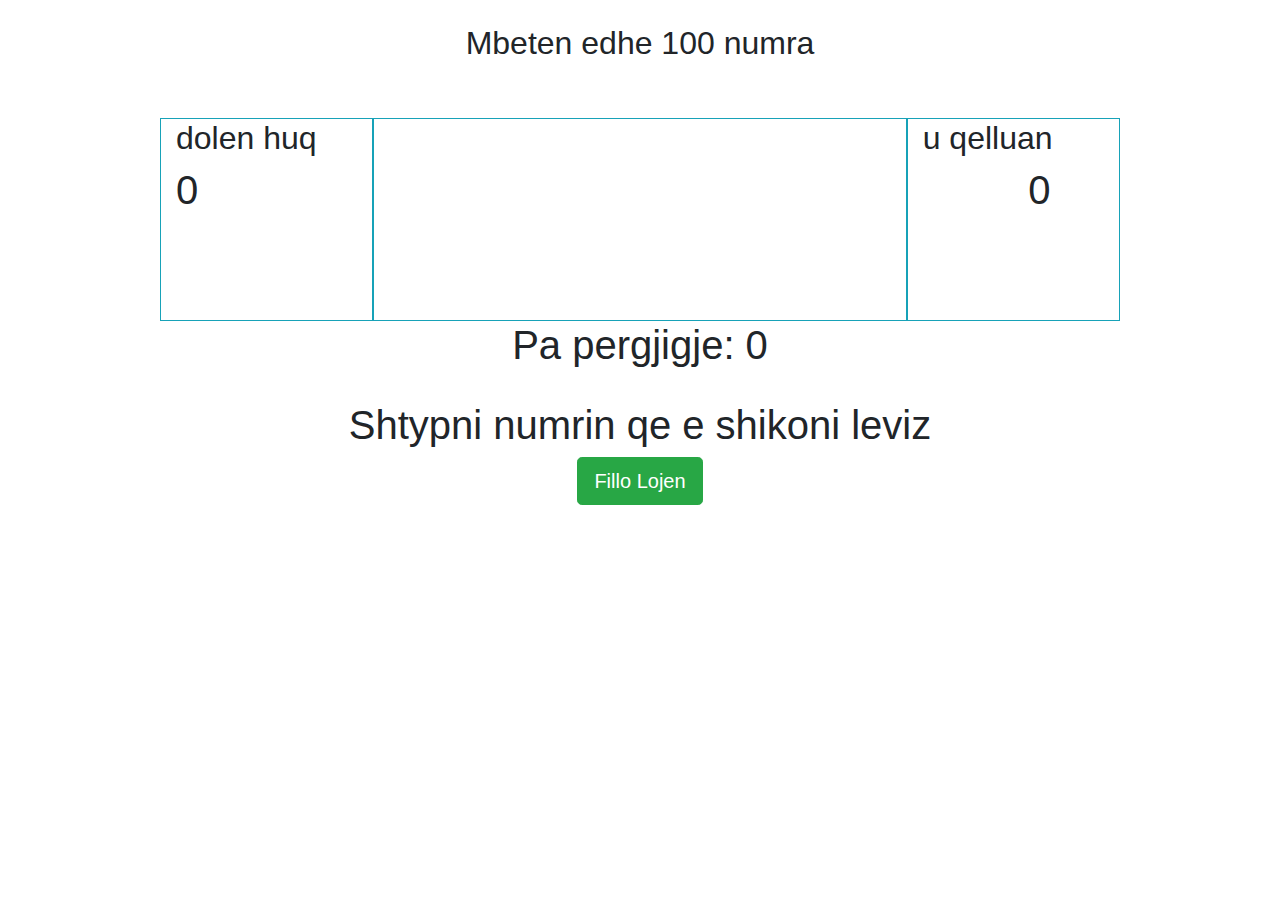
<file: index.html>
<!DOCTYPE html>
<html lang="en">

<head>
    <meta charset="UTF-8">
    <meta name="viewport" content="width=device-width, initial-scale=1.0">
    <link rel="stylesheet" href="https://maxcdn.bootstrapcdn.com/bootstrap/4.0.0/css/bootstrap.min.css"
        integrity="sha384-Gn5384xqQ1aoWXA+058RXPxPg6fy4IWvTNh0E263XmFcJlSAwiGgFAW/dAiS6JXm" crossorigin="anonymous">
    <link rel="stylesheet" href="style.css">
    <title>Document</title>
</head>

<body>

    <div id="gameover" class="">

    <div class="d-flex justify-content-center">
        <h2 class="mt-4">Mbeten edhe <span id="numra">100</span> numra</h2>
    </div>
    <div class="d-flex justify-content-center">
      
        <div class="col-sm-2 border border-info mt-5">
       
            <h2>dolen huq</h2>
            <div class="row">
                <div class="col-6"><h1 id="huq">0</h1></div>
                <div class="col-6"> <h1 class="d-none" id="plusnjehuq">+1</h1></div>
             </div>
        </div>
        <div class="col-sm-5 d-flex justify-content-center border border-info mt-5" id="dritarja">
          
            <div class="col-md-1" id="object">
                
            </div>
        </div>
        <div class="col-sm-2 border border-info mt-5">

            <h2>u qelluan</h2>
            <div class="row">
            <div class="col-6"><h1 class="d-none" id="plusnjesakt">+1</h1> </div>
            <div class="col-6"> <h1 id="teqelluar">0</h1></div>
             </div>
        </div>
    </div>
    <div class="d-flex justify-content-center">
      <h1> Pa pergjigje: <span id="papergjigje">0</span></h1>
    </div>
    <center><h1 class="mt-4">Shtypni numrin qe e shikoni leviz</h1></center>
   <center> <button class="btn btn-lg btn-success" onclick="fillo()">Fillo Lojen</button></center>

</div>

<div id="rezultati" class="d-none container mt-3">
    <div class="alert alert-success" role="alert">Te qelluar = <span id="rezultatiteqelluar">0</span></div>
    <div class="alert alert-danger" role="alert">Dolen huq =  <span id="rezultatihuq">0</span></div>
    <div class="alert alert-warning" role="alert">Pa pergjigje = <span id="rezultatipapergjigje">0</span></div>
</div>
 <!--    <script src="https://code.jquery.com/jquery-3.2.1.slim.min.js"
        integrity="sha384-KJ3o2DKtIkvYIK3UENzmM7KCkRr/rE9/Qpg6aAZGJwFDMVNA/GpGFF93hXpG5KkN"
        crossorigin="anonymous"></script> -->
        <script src="https://code.jquery.com/jquery-3.1.0.js"></script>
    <script src="https://cdnjs.cloudflare.com/ajax/libs/popper.js/1.12.9/umd/popper.min.js"
        integrity="sha384-ApNbgh9B+Y1QKtv3Rn7W3mgPxhU9K/ScQsAP7hUibX39j7fakFPskvXusvfa0b4Q"
        crossorigin="anonymous"></script>
    <script src="https://maxcdn.bootstrapcdn.com/bootstrap/4.0.0/js/bootstrap.min.js"
        integrity="sha384-JZR6Spejh4U02d8jOt6vLEHfe/JQGiRRSQQxSfFWpi1MquVdAyjUar5+76PVCmYl"
        crossorigin="anonymous"></script>
    
    <script src="script.js"></script>

</body>

</html>
</file>
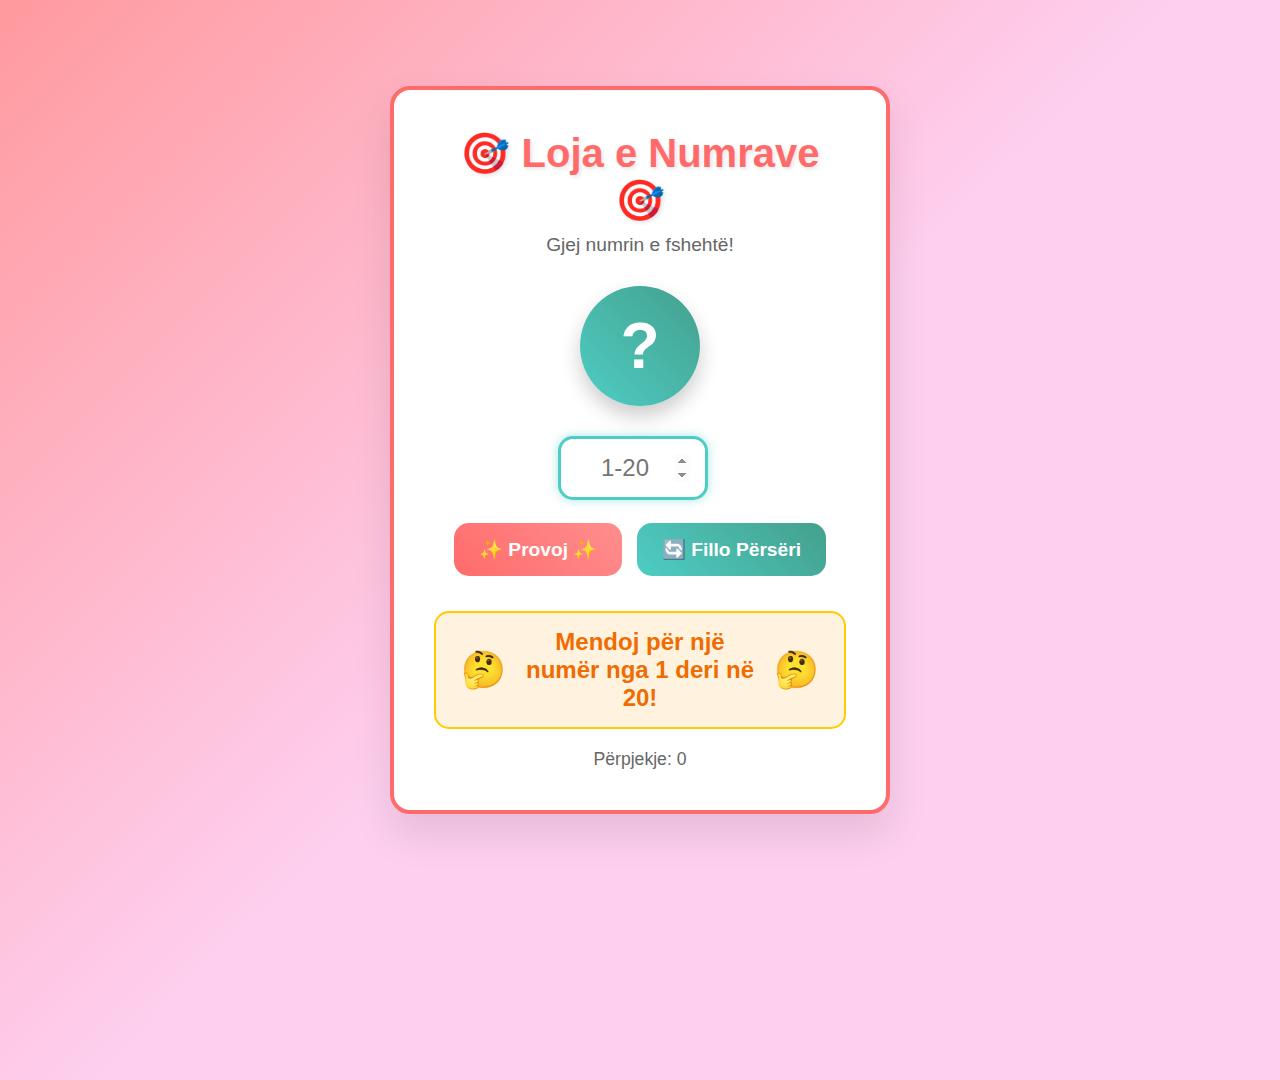
<file: guesnumber2/index.html>
<!DOCTYPE html>
<html lang="sq">
<head>
    <meta charset="UTF-8">
    <meta name="viewport" content="width=device-width, initial-scale=1.0">
    <title>Loja e Numrave</title>
    <style>
        * {
            margin: 0;
            padding: 0;
            box-sizing: border-box;
        }        body {
            font-family: 'Comic Sans MS', cursive, sans-serif;
            background: linear-gradient(135deg, #ff9a9e 0%, #fecfef 50%, #fecfef 100%);
            min-height: 100vh;
            display: flex;
            justify-content: center;
            align-items: center;
            padding: 20px;
            margin-bottom: 20vh; /* Space for Safari URL bar */
        }

        .game-container {
            background: white;
            border-radius: 20px;
            padding: 40px;
            box-shadow: 0 20px 40px rgba(0, 0, 0, 0.1);
            text-align: center;
            max-width: 500px;
            width: 100%;
            border: 4px solid #ff6b6b;
        }

        h1 {
            color: #ff6b6b;
            font-size: 2.5em;
            margin-bottom: 10px;
            text-shadow: 2px 2px 4px rgba(0, 0, 0, 0.1);
        }

        .subtitle {
            color: #666;
            font-size: 1.2em;
            margin-bottom: 30px;
        }

        .number-display {
            background: linear-gradient(45deg, #4ecdc4, #44a08d);
            color: white;
            font-size: 4em;
            font-weight: bold;
            width: 120px;
            height: 120px;
            border-radius: 50%;
            display: flex;
            align-items: center;
            justify-content: center;
            margin: 20px auto;
            box-shadow: 0 10px 20px rgba(0, 0, 0, 0.2);
            animation: pulse 2s infinite;
        }

        @keyframes pulse {
            0% { transform: scale(1); }
            50% { transform: scale(1.05); }
            100% { transform: scale(1); }
        }

        .input-section {
            margin: 30px 0;
        }

        input[type="number"] {
            font-size: 1.5em;
            padding: 15px;
            border: 3px solid #ff6b6b;
            border-radius: 15px;
            width: 150px;
            text-align: center;
            margin-right: 15px;
            outline: none;
            transition: all 0.3s;
        }

        input[type="number"]:focus {
            border-color: #4ecdc4;
            box-shadow: 0 0 10px rgba(78, 205, 196, 0.5);
        }

        button {
            font-size: 1.2em;
            padding: 15px 25px;
            border: none;
            border-radius: 15px;
            cursor: pointer;
            font-weight: bold;
            transition: all 0.3s;
            margin: 5px;
            font-family: inherit;
        }

        .guess-btn {
            background: linear-gradient(45deg, #ff6b6b, #ff8e8e);
            color: white;
        }

        .guess-btn:hover {
            transform: translateY(-2px);
            box-shadow: 0 5px 15px rgba(255, 107, 107, 0.4);
        }

        .reset-btn {
            background: linear-gradient(45deg, #4ecdc4, #44a08d);
            color: white;
        }

        .reset-btn:hover {
            transform: translateY(-2px);
            box-shadow: 0 5px 15px rgba(78, 205, 196, 0.4);
        }

        .message {
            font-size: 1.5em;
            font-weight: bold;
            margin: 20px 0;
            padding: 15px;
            border-radius: 15px;
            min-height: 60px;
            display: flex;
            align-items: center;
            justify-content: center;
            transition: all 0.3s;
        }

        .message.too-high {
            background: #ffebee;
            color: #c62828;
            border: 2px solid #ffcdd2;
        }

        .message.too-low {
            background: #e3f2fd;
            color: #1565c0;
            border: 2px solid #bbdefb;
        }

        .message.correct {
            background: #e8f5e8;
            color: #2e7d32;
            border: 2px solid #c8e6c9;
            animation: bounce 0.5s;
        }

        .message.start {
            background: #fff3e0;
            color: #ef6c00;
            border: 2px solid #ffcc02;
        }

        @keyframes bounce {
            0%, 20%, 50%, 80%, 100% { transform: translateY(0); }
            40% { transform: translateY(-10px); }
            60% { transform: translateY(-5px); }
        }

        .attempts {
            color: #666;
            font-size: 1.1em;
            margin-top: 15px;
        }        .emoji {
            font-size: 1.5em;
            margin: 0 10px;
        }

        /* Mobile responsive styles */
        @media (max-width: 600px) {
            body {
                padding: 10px;
                margin-bottom: 20vh; /* Extra space for Safari URL bar */
            }
            
            .game-container {
                padding: 25px;
                max-width: 100%;
            }
            
            h1 {
                font-size: 2em;
            }
            
            .subtitle {
                font-size: 1em;
            }
            
            .number-display {
                font-size: 3em;
                padding: 15px;
            }
            
            input[type="number"] {
                font-size: 1.3em;
                padding: 12px;
            }
            
            .guess-btn {
                padding: 12px 25px;
                font-size: 1.1em;
            }
            
            .message {
                font-size: 1.1em;
            }
        }
    </style>
</head>
<body>
    <div class="game-container">
        <h1>🎯 Loja e Numrave 🎯</h1>
        <p class="subtitle">Gjej numrin e fshehtë!</p>
        
        <div class="number-display">
            <span id="questionMark">?</span>
        </div>
        
        <div class="input-section">
            <input type="number" id="guessInput" min="1" max="20" placeholder="1-20">
            <br><br>
            <button class="guess-btn" onclick="checkGuess()">✨ Provoj ✨</button>
            <button class="reset-btn" onclick="resetGame()">🔄 Fillo Përsëri</button>
        </div>
        
        <div id="message" class="message start">
            <span class="emoji">🤔</span>
            Mendoj për një numër nga 1 deri në 20!
            <span class="emoji">🤔</span>
        </div>
        
        <div id="attempts" class="attempts">Përpjekje: 0</div>
    </div>

    <script>
        let secretNumber = Math.floor(Math.random() * 20) + 1;
        let attempts = 0;
        let gameWon = false;

        function checkGuess() {
            if (gameWon) return;
            
            const guess = parseInt(document.getElementById('guessInput').value);
            const messageElement = document.getElementById('message');
            const attemptsElement = document.getElementById('attempts');
            
            if (!guess || guess < 1 || guess > 20) {
                messageElement.innerHTML = '<span class="emoji">⚠️</span> Ju lutem shkruani një numër nga 1 deri në 20! <span class="emoji">⚠️</span>';
                messageElement.className = 'message start';
                return;
            }
            
            attempts++;
            attemptsElement.textContent = `Përpjekje: ${attempts}`;
            
            if (guess === secretNumber) {
                messageElement.innerHTML = '<span class="emoji">🎉</span> Saktë! Ju fituat! <span class="emoji">🎉</span>';
                messageElement.className = 'message correct';
                document.getElementById('questionMark').textContent = secretNumber;
                gameWon = true;
                
                // Confetti effect
                setTimeout(() => {
                    messageElement.innerHTML = '<span class="emoji">🏆</span> Urime! Ju jeni të shkëlqyer! <span class="emoji">🏆</span>';
                }, 1000);
                
            } else if (guess > secretNumber) {
                messageElement.innerHTML = '<span class="emoji">⬇️</span> Shumë lart! Provoni një numër më të vogël. <span class="emoji">⬇️</span>';
                messageElement.className = 'message too-high';
            } else {
                messageElement.innerHTML = '<span class="emoji">⬆️</span> Shumë poshtë! Provoni një numër më të madh. <span class="emoji">⬆️</span>';
                messageElement.className = 'message too-low';
            }
            
            document.getElementById('guessInput').value = '';
            document.getElementById('guessInput').focus();
        }

        function resetGame() {
            secretNumber = Math.floor(Math.random() * 20) + 1;
            attempts = 0;
            gameWon = false;
            
            document.getElementById('guessInput').value = '';
            document.getElementById('questionMark').textContent = '?';
            document.getElementById('message').innerHTML = '<span class="emoji">🤔</span> Mendoj për një numër nga 1 deri në 20! <span class="emoji">🤔</span>';
            document.getElementById('message').className = 'message start';
            document.getElementById('attempts').textContent = 'Përpjekje: 0';
            
            document.getElementById('guessInput').focus();
        }

        // Allow Enter key to submit guess
        document.getElementById('guessInput').addEventListener('keypress', function(event) {
            if (event.key === 'Enter') {
                checkGuess();
            }
        });

        // Focus on input when page loads
        window.onload = function() {
            document.getElementById('guessInput').focus();
        };
    </script>
</body>
</html>
</file>
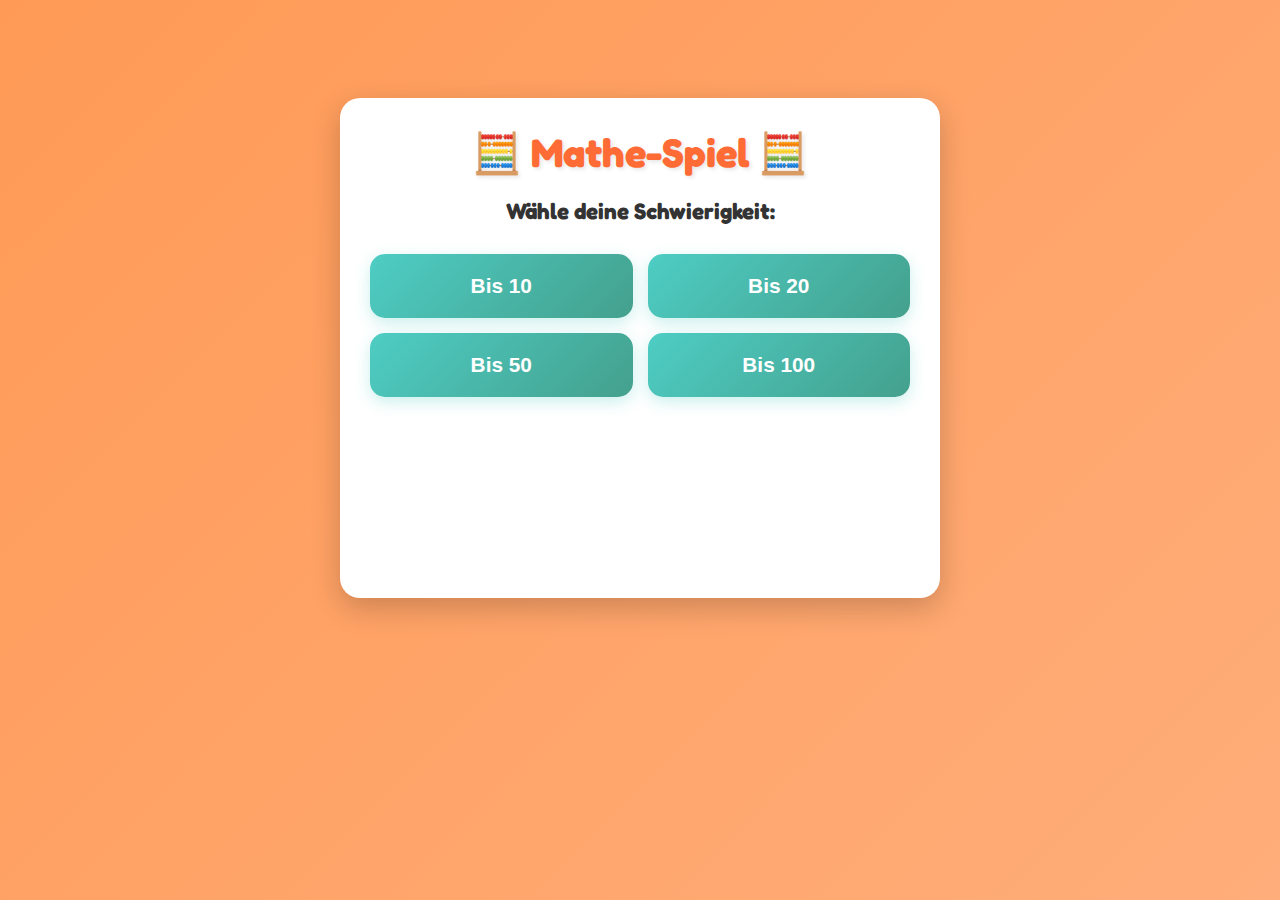
<file: mathgame/index.html>
<!DOCTYPE html>
<html lang="de">
<head>
    <meta charset="UTF-8">
    <meta name="viewport" content="width=device-width, initial-scale=1.0">
    <title>Mathe-Spiel für Kinder</title>
    <link rel="stylesheet" href="style.css">
</head>
<body>
    <div class="container">
        <!-- Startbildschirm -->
        <div id="start-screen" class="screen active">
            <h1>🧮 Mathe-Spiel 🧮</h1>
            <p>Wähle deine Schwierigkeit:</p>
            <div class="difficulty-buttons">
                <button class="difficulty-btn" data-max="10">Bis 10</button>
                <button class="difficulty-btn" data-max="20">Bis 20</button>
                <button class="difficulty-btn" data-max="50">Bis 50</button>
                <button class="difficulty-btn" data-max="100">Bis 100</button>
            </div>
        </div>

        <!-- Spielbildschirm -->
        <div id="game-screen" class="screen">
            <div class="game-header">
                <h2>Schwierigkeit: <span id="current-difficulty"></span></h2>
                <button id="back-btn" class="back-btn">← Zurück</button>
            </div>
            
            <div class="problem-container">
                <div id="problem" class="problem"></div>
                <div class="answer-container">
                    <input type="number" id="answer-input" placeholder="Deine Antwort...">
                    <button id="check-btn" class="check-btn">Prüfen</button>
                </div>
            </div>

            <div id="result-container" class="result-container hidden">
                <div id="result-message" class="result-message"></div>
                <button id="next-btn" class="next-btn">Nächste Aufgabe</button>
            </div>

            <div class="score-container">
                <div class="score">
                    <span>Richtig: <span id="correct-count">0</span></span>
                    <span>Falsch: <span id="wrong-count">0</span></span>
                </div>
            </div>
        </div>
    </div>

    <script src="script.js"></script>
</body>
</html>
</file>
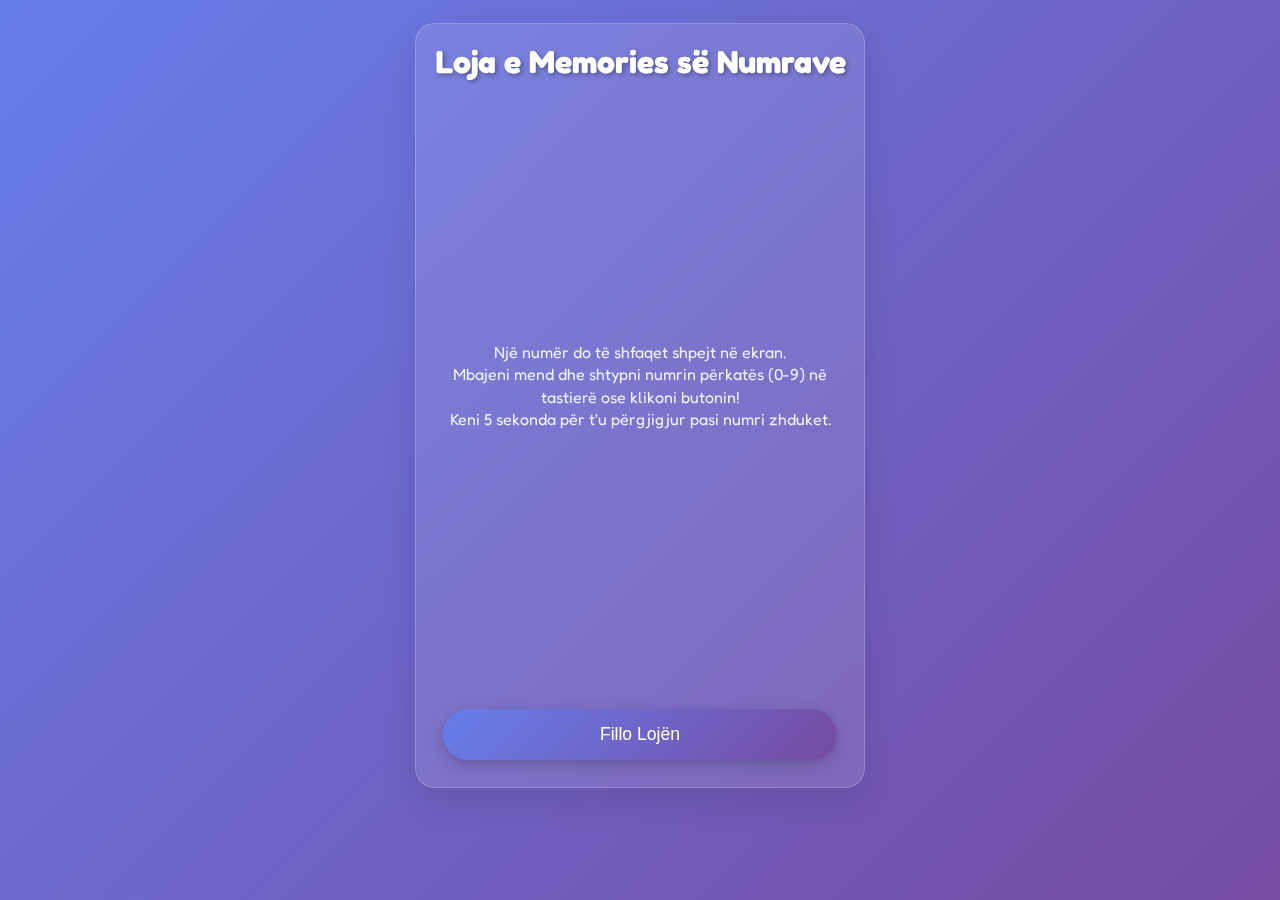
<file: numbermemorz/index.html>
<!DOCTYPE html>
<html lang="en">
<head>    <meta charset="UTF-8">
    <meta name="viewport" content="width=device-width, initial-scale=1.0">
    <title>Loja e Memories së Numrave</title>
    <link href="https://fonts.googleapis.com/css2?family=Fredoka:wght@300;400;500;600;700&family=Nunito:wght@300;400;600;700;800&display=swap" rel="stylesheet">
    <style>        /* Global Styles */
        * {
            margin: 0;
            padding: 0;
            box-sizing: border-box;
        }

        html, body {
            height: 100vh;
            overflow: hidden;        }        body {
            font-family: 'Fredoka', 'Arial', sans-serif;
            background: linear-gradient(135deg, #667eea 0%, #764ba2 100%);
            height: 100vh;
            height: calc(var(--vh, 1vh) * 100);
            overflow: hidden;
            display: flex;
            align-items: center;
            justify-content: center;
            color: white;
            padding-bottom: 10vh; /* Space for Safari URL bar */
        }        .game-container {
            background: rgba(255, 255, 255, 0.1);
            backdrop-filter: blur(10px);
            border-radius: 20px;
            padding: 2vh;
            text-align: center;
            box-shadow: 0 15px 35px rgba(0, 0, 0, 0.1);
            border: 1px solid rgba(255, 255, 255, 0.2);
            width: 95vw;
            max-width: 450px;
            height: calc(100vh - 15vh);
            max-height: calc(100vh - 15vh);
            display: flex;
            flex-direction: column;
            overflow: hidden;
        }h1 {
            font-size: clamp(1.5rem, 4vh, 2rem);
            margin: 0 0 1vh 0;
            text-shadow: 2px 2px 4px rgba(0, 0, 0, 0.3);
            flex-shrink: 0;
        }

        h2 {
            font-size: clamp(1.2rem, 3vh, 1.5rem);
            margin: 0 0 1vh 0;
            text-shadow: 2px 2px 4px rgba(0, 0, 0, 0.3);
            flex-shrink: 0;
        }.screen {
            display: none;
            flex: 1;
            flex-direction: column;
            justify-content: space-between;
            min-height: 0;
        }

        .screen.active {
            display: flex;
        }        /* Start Screen */
        .start-description {
            font-size: clamp(0.9rem, 2vh, 1rem);
            margin: 0 0 2vh 0;
            line-height: 1.4;
            opacity: 0.9;
            flex: 1;
            display: flex;
            flex-direction: column;
            justify-content: center;
        }        /* Game Screen */
        .number-display {
            font-size: clamp(4rem, 12vh, 8rem);
            font-weight: bold;
            margin: 1vh 0;
            height: clamp(80px, 15vh, 120px);
            display: flex;
            align-items: center;
            justify-content: center;
            text-shadow: 3px 3px 6px rgba(0, 0, 0, 0.5);
            flex-shrink: 0;
            color: #ffeb3b;
        }        .game-info {
            display: flex;
            justify-content: space-between;
            margin: 1vh 0;
            flex-wrap: wrap;
            gap: 6px;
            flex-shrink: 0;
        }

        .info-item {
            background: rgba(255, 255, 255, 0.15);
            padding: 1vh 2vw;
            border-radius: 8px;
            flex: 1;
            min-width: 80px;
        }

        .info-label {
            display: block;
            font-size: clamp(0.7rem, 1.8vh, 0.8rem);
            opacity: 0.8;
            margin-bottom: 2px;
        }

        .info-value {
            font-size: clamp(1rem, 2.5vh, 1.3rem);
            font-weight: bold;
        }

        .status-message {
            font-size: clamp(0.9rem, 2.2vh, 1.1rem);
            margin: 1vh 0;
            height: clamp(20px, 4vh, 25px);
            display: flex;
            align-items: center;
            justify-content: center;
            flex-shrink: 0;
        }

        .correct {
            color: #4ade80;
        }

        .incorrect {
            color: #f87171;
        }

        .unanswered {
            color: #facc15;
        }        /* Game Over Screen */
        .main-result-display {
            margin: 1vh 0;
            display: flex;
            justify-content: center;
            align-items: center;
            flex-shrink: 0;
        }

        .accuracy-circle {
            width: clamp(120px, 20vh, 150px);
            height: clamp(120px, 20vh, 150px);
            border-radius: 50%;
            background: linear-gradient(135deg, #4ade80 0%, #22c55e 100%);
            display: flex;
            flex-direction: column;
            align-items: center;
            justify-content: center;
            box-shadow: 0 15px 35px rgba(0, 0, 0, 0.2);
            position: relative;
            animation: pulseAccuracy 2s ease-in-out;
        }

        .accuracy-percentage {
            font-size: clamp(1.8rem, 5vh, 2.5rem);
            font-weight: bold;
            color: white;
            text-shadow: 2px 2px 4px rgba(0, 0, 0, 0.3);
        }

        .accuracy-label {
            font-size: clamp(0.8rem, 2vh, 1rem);
            color: white;
            margin-top: 5px;
            opacity: 0.9;
        }        .detailed-results {
            background: rgba(255, 255, 255, 0.1);
            border-radius: 15px;
            padding: 1vh 2vh;
            margin: 1vh 0;
            backdrop-filter: blur(10px);
            flex: 1;
            overflow-y: auto;
            min-height: 0;
            max-height: 30vh;
        }.result-row {
            display: flex;
            align-items: center;
            margin: 1vh 0;
            font-size: clamp(0.9rem, 2vh, 1rem);
            padding: 1vh 0;
            border-bottom: 1px solid rgba(255, 255, 255, 0.1);
        }

        .result-row:last-child {
            border-bottom: none;
            margin-top: 1vh;
            padding-top: 1vh;
            border-top: 2px solid rgba(255, 255, 255, 0.2);
        }

        .result-row.total {
            font-size: clamp(1rem, 2.2vh, 1.1rem);
            font-weight: bold;
        }

        .result-icon {
            width: clamp(25px, 4vh, 30px);
            height: clamp(25px, 4vh, 30px);
            border-radius: 50%;
            display: flex;
            align-items: center;
            justify-content: center;
            margin-right: 12px;
            font-size: clamp(1rem, 2.5vh, 1.2rem);
            font-weight: bold;
        }

        .result-icon.correct {
            background: #4ade80;
            color: white;
        }

        .result-icon.incorrect {
            background: #f87171;
            color: white;
        }

        .result-icon.unanswered {
            background: #facc15;
            color: white;
        }

        .result-text {
            flex: 1;
        }

        .btn-large {
            padding: 18px 40px;
            font-size: 1.3rem;
            margin-top: 20px;
        }

        @keyframes pulseAccuracy {
            0% { transform: scale(0.8); opacity: 0; }
            50% { transform: scale(1.05); }
            100% { transform: scale(1); opacity: 1; }
        }

        .final-results {
            margin: 30px 0;
        }

        .result-item {
            display: flex;
            justify-content: space-between;
            align-items: center;
            margin: 15px 0;
            padding: 15px;
            background: rgba(255, 255, 255, 0.1);
            border-radius: 10px;
        }

        .result-label {
            font-size: 1.1rem;
        }

        .result-value {
            font-size: 1.3rem;
            font-weight: bold;
        }        /* Buttons */
        .btn {
            background: linear-gradient(135deg, #667eea 0%, #764ba2 100%);
            color: white;
            border: none;
            padding: clamp(12px, 2.5vh, 15px) clamp(20px, 4vw, 30px);
            font-size: clamp(1rem, 2.2vh, 1.1rem);
            border-radius: 50px;
            cursor: pointer;
            transition: all 0.3s ease;
            box-shadow: 0 5px 15px rgba(0, 0, 0, 0.2);
            margin: 1vh;
            flex-shrink: 0;
        }

        .btn:hover {
            transform: translateY(-2px);
            box-shadow: 0 7px 20px rgba(0, 0, 0, 0.3);
        }

        .btn:active {
            transform: translateY(0);
        }

        .btn-large {
            padding: clamp(15px, 3vh, 18px) clamp(30px, 6vw, 40px);
            font-size: clamp(1.1rem, 2.5vh, 1.3rem);
            margin-top: 1vh;
        }        /* Number Buttons */
        .number-buttons {
            display: grid;
            grid-template-columns: repeat(5, 1fr);
            gap: 1vh;
            margin: 1vh 0;
            max-width: 300px;
            margin-left: auto;
            margin-right: auto;
            flex-shrink: 0;
            padding-bottom: 1vh; /* Reduced padding */
        }

        .number-btn {
            background: rgba(255, 255, 255, 0.2);
            color: white;
            border: 2px solid rgba(255, 255, 255, 0.3);
            padding: clamp(8px, 2vh, 15px);
            font-size: clamp(1rem, 2.5vh, 1.2rem);
            font-weight: bold;
            border-radius: 10px;
            cursor: pointer;
            transition: all 0.3s ease;
            min-height: clamp(40px, 6vh, 50px);
            display: flex;
            align-items: center;
            justify-content: center;
        }

        .number-btn:hover {
            background: rgba(255, 255, 255, 0.3);
            border-color: rgba(255, 255, 255, 0.5);
            transform: translateY(-2px);
            box-shadow: 0 5px 15px rgba(0, 0, 0, 0.2);
        }

        .number-btn:active {
            transform: translateY(0);
            background: rgba(255, 255, 255, 0.4);
        }

        .number-btn:disabled {
            opacity: 0.5;
            cursor: not-allowed;
            transform: none;
        }        .number-btn:disabled:hover {
            background: rgba(255, 255, 255, 0.2);
            border-color: rgba(255, 255, 255, 0.3);
            transform: none;
            box-shadow: none;
        }

        /* Game Buttons Container */
        .game-buttons {
            display: flex;
            justify-content: center;
            align-items: center;
            margin: 1vh 0;
            padding: 1vh 0;
            flex-shrink: 0;
        }

        .game-buttons .btn {
            margin: 0;
        }/* Responsive Design */
        @media (max-width: 480px) {
            body {
                padding-bottom: 5vh; /* Extra space for Safari URL bar */
            }
            .game-container {
                padding: 1vh;
                width: 98vw;
                height: calc(100vh - 10vh);
                max-height: calc(100vh - 5vh);
            }

            .game-info {
                flex-direction: column;
                gap: 0.5vh;
            }

            .info-item {
                min-width: 100%;
            }            .number-buttons {
                max-width: 280px;
                gap: 0.8vh;
                margin-bottom: 1vh; /* Reduced to make room for game buttons */
            }

            .game-buttons {
                margin-bottom: 2vh; /* Extra space above Safari URL bar */
            }
        }

        /* Touch devices (Safari mobile) */
        @media (hover: none) and (pointer: coarse) {
            body {
                padding-bottom: 5vh !important;
            }
            
            .game-container {
                height: calc(100vh - 5vh) !important;
                max-height: calc(100vh - 5vh) !important;
            }
              .number-buttons {
                margin-bottom: 1vh !important; /* Reduced to make room for game buttons */
            }
            
            .game-buttons {
                margin-bottom: 3vh !important; /* Extra space above Safari URL bar */
            }
        }

        /* Safari specific fixes */
        @supports (-webkit-touch-callout: none) {
            @media (max-width: 640px) {
                body {
                    padding-bottom: 15vh !important;
                }
                
                .game-container {
                    height: calc(100vh - 10vh) !important;
                    max-height: calc(100vh - 10vh) !important;
                }
            }
        }        /* Landscape orientation for mobile */
        @media (max-height: 500px) and (orientation: landscape) {
            body {
                padding-bottom: 8vh;
            }
            
            .game-container {
                height: calc(100vh - 12vh);
                max-height: calc(100vh - 12vh);
                padding: 1vh;
            }

            h1, h2 {
                font-size: clamp(1.2rem, 3vh, 1.5rem);
                margin: 0 0 0.5vh 0;
            }

            .accuracy-circle {
                width: clamp(80px, 15vh, 120px);
                height: clamp(80px, 15vh, 120px);
            }

            .detailed-results {
                max-height: 25vh;
                padding: 0.5vh 1vh;
            }

            .number-display {
                height: clamp(60px, 12vh, 100px);
            }
            
            .number-buttons {
                gap: 0.5vh;
                margin-bottom: 3vh;
            }
        }

        /* Animation for number display */
        .fade-in {
            animation: fadeIn 0.3s ease-in;
        }

        .fade-out {
            animation: fadeOut 0.3s ease-out;
        }

        @keyframes fadeIn {
            from { opacity: 0; transform: scale(0.8); }
            to { opacity: 1; transform: scale(1); }
        }

        @keyframes fadeOut {
            from { opacity: 1; transform: scale(1); }
            to { opacity: 0; transform: scale(0.8); }
        }
    </style>
</head>
<body>
    <div class="game-container">
        <h1>Loja e Memories së Numrave</h1>

        <!-- Start Screen -->
        <div id="start-screen" class="screen active">            <div class="start-description">
                <p>Një numër do të shfaqet shpejt në ekran.</p>
                <p>Mbajeni mend dhe shtypni numrin përkatës (0-9) në tastierë ose klikoni butonin!</p>
                <p>Keni 5 sekonda për t'u përgjigjur pasi numri zhduket.</p>
            </div>
            <button class="btn" onclick="startGame()">Fillo Lojën</button>
        </div>

        <!-- Game Screen -->
        <div id="game-screen" class="screen">
            <div class="game-info">
                <div class="info-item">
                    <span class="info-label">Saktë</span>
                    <span class="info-value" id="correct-count">0</span>
                </div>
                <div class="info-item">
                    <span class="info-label">Gabim</span>
                    <span class="info-value" id="incorrect-count">0</span>
                </div>
                <div class="info-item">
                    <span class="info-label">Pa Përgjigje</span>
                    <span class="info-value" id="unanswered-count">0</span>
                </div>
                <div class="info-item">
                    <span class="info-label">Pyetja</span>
                    <span class="info-value" id="question-count">0/5</span>
                </div>
            </div>

            <div class="number-display" id="number-display"></div>
              <div class="status-message" id="status-message">Përgatituni...</div>
            
            <!-- Number buttons for mobile/tablet -->
            <div class="number-buttons" id="number-buttons">
                <button class="number-btn" onclick="handleNumberClick(0)">0</button>
                <button class="number-btn" onclick="handleNumberClick(1)">1</button>
                <button class="number-btn" onclick="handleNumberClick(2)">2</button>
                <button class="number-btn" onclick="handleNumberClick(3)">3</button>
                <button class="number-btn" onclick="handleNumberClick(4)">4</button>
                <button class="number-btn" onclick="handleNumberClick(5)">5</button>
                <button class="number-btn" onclick="handleNumberClick(6)">6</button>
                <button class="number-btn" onclick="handleNumberClick(7)">7</button>
                <button class="number-btn" onclick="handleNumberClick(8)">8</button>
                <button class="number-btn" onclick="handleNumberClick(9)">9</button>
            </div>
              <div class="game-buttons">
                <button class="btn" onclick="endGame()">Përfundo Lojën</button>
            </div>
        </div><!-- Game Over Screen -->
        <div id="game-over-screen" class="screen">
            <h2>Loja Përfundoi!</h2>
            
            <!-- Main Result Display -->
            <div class="main-result-display">
                <div class="accuracy-circle">
                    <div class="accuracy-percentage" id="main-accuracy">0%</div>
                    <div class="accuracy-label">Saktësia</div>
                </div>
            </div>

            <!-- Detailed Results -->
            <div class="detailed-results">
                <div class="result-row">
                    <span class="result-icon correct">✓</span>
                    <span class="result-text">Saktë: <strong id="final-correct">0</strong></span>
                </div>
                <div class="result-row">
                    <span class="result-icon incorrect">✗</span>
                    <span class="result-text">Gabim: <strong id="final-incorrect">0</strong></span>
                </div>
                <div class="result-row">
                    <span class="result-icon unanswered">?</span>
                    <span class="result-text">Pa Përgjigje: <strong id="final-unanswered">0</strong></span>
                </div>
                <div class="result-row total">
                    <span class="result-icon">📊</span>
                    <span class="result-text">Gjithsej: <strong id="total-questions">0</strong></span>
                </div>
            </div>

            <button class="btn btn-large" onclick="playAgain()">Lojë të Re</button>
        </div>
    </div>    <script>
        // Fix Safari URL bar viewport issue
        function setDynamicVH() {
            let vh = window.innerHeight * 0.01;
            document.documentElement.style.setProperty('--vh', `${vh}px`);
        }

        // Set on load and resize
        window.addEventListener('load', setDynamicVH);
        window.addEventListener('resize', setDynamicVH);
        window.addEventListener('orientationchange', () => {
            setTimeout(setDynamicVH, 100);
        });

        // Game state variables
        let gameState = {
            isPlaying: false,
            currentNumber: null,
            waitingForInput: false,
            currentQuestion: 0,
            maxQuestions: 5,
            scores: {
                correct: 0,
                incorrect: 0,
                unanswered: 0
            },
            timeouts: []
        };

        // Game configuration
        const config = {
            displayTime: 1500,    // Time to show number (1.5 seconds)
            responseTime: 5000,   // Time to wait for response (5 seconds)
            delayBetweenRounds: 1000  // Delay between rounds (1 second)
        };        // DOM elements
        const screens = {
            start: document.getElementById('start-screen'),
            game: document.getElementById('game-screen'),
            gameOver: document.getElementById('game-over-screen')
        };

        // Check if all screen elements exist
        console.log('Screen elements:', screens);

        const elements = {
            numberDisplay: document.getElementById('number-display'),
            statusMessage: document.getElementById('status-message'),
            correctCount: document.getElementById('correct-count'),
            incorrectCount: document.getElementById('incorrect-count'),
            unansweredCount: document.getElementById('unanswered-count'),
            questionCount: document.getElementById('question-count'),
            numberButtons: document.getElementById('number-buttons')
        };

        /**
         * Handle number button clicks
         */
        function handleNumberClick(number) {
            if (!gameState.waitingForInput || !gameState.isPlaying) return;
            
            if (number === gameState.currentNumber) {
                handleAnswer('correct');
            } else {
                handleAnswer('incorrect');
            }
        }

        /**
         * Enable or disable number buttons
         */
        function setNumberButtonsState(enabled) {
            const buttons = elements.numberButtons.querySelectorAll('.number-btn');
            buttons.forEach(button => {
                button.disabled = !enabled;
            });
        }

        /**
         * Initialize the game and show the game screen
         */
        function startGame() {
            // Reset game state
            gameState.isPlaying = true;
            gameState.currentQuestion = 0;
            gameState.scores = { correct: 0, incorrect: 0, unanswered: 0 };
            gameState.timeouts = [];

            // Switch to game screen
            showScreen('game');
            
            // Update score display
            updateScoreDisplay();

            // Disable number buttons initially
            setNumberButtonsState(false);
            
            // Start the first round after a brief delay
            setTimeout(() => {
                nextRound();
            }, 1000);

            // Add keyboard event listener
            document.addEventListener('keydown', handleKeyPress);
        }

        /**
         * Generate and display the next number
         */
        function nextRound() {
            if (!gameState.isPlaying) return;

            // Check if we've reached the maximum number of questions
            if (gameState.currentQuestion >= gameState.maxQuestions) {
                endGame();
                return;
            }

            // Increment question counter
            gameState.currentQuestion++;
            updateScoreDisplay();

            // Clear any existing timeouts
            clearAllTimeouts();

            // Generate random number (0-9)
            gameState.currentNumber = Math.floor(Math.random() * 10);
            console.log('Generated number:', gameState.currentNumber); // Debug log
            gameState.waitingForInput = false;

            // Update status
            elements.statusMessage.textContent = 'Mbani mend këtë numër!';
            elements.statusMessage.className = 'status-message';

            // Disable number buttons while showing number
            setNumberButtonsState(false);

            // Display the number with animation
            elements.numberDisplay.textContent = gameState.currentNumber;
            elements.numberDisplay.className = 'number-display fade-in';

            // Hide the number after display time
            const hideTimeout = setTimeout(() => {
                elements.numberDisplay.className = 'number-display fade-out';
                  setTimeout(() => {
                    elements.numberDisplay.textContent = '?';
                    elements.statusMessage.textContent = 'Shtypni numrin!';
                    gameState.waitingForInput = true;

                    // Enable number buttons for input
                    setNumberButtonsState(true);

                    // Set timeout for unanswered question
                    const responseTimeout = setTimeout(() => {
                        if (gameState.waitingForInput) {
                            handleAnswer('unanswered');
                        }
                    }, config.responseTime);

                    gameState.timeouts.push(responseTimeout);
                }, 300);
            }, config.displayTime);

            gameState.timeouts.push(hideTimeout);
        }

        /**
         * Handle keyboard input from the player
         */
        function handleKeyPress(event) {
            // Only process number keys (0-9) when waiting for input
            if (!gameState.waitingForInput || !gameState.isPlaying) return;

            const key = event.key;
            if (key >= '0' && key <= '9') {
                const guessedNumber = parseInt(key);
                
                if (guessedNumber === gameState.currentNumber) {
                    handleAnswer('correct');
                } else {
                    handleAnswer('incorrect');
                }
            }
        }        /**
         * Process the player's answer and update the game state
         */
        function handleAnswer(result) {
            if (!gameState.waitingForInput) return;
            
            gameState.waitingForInput = false;
            clearAllTimeouts();

            // Disable number buttons after answer
            setNumberButtonsState(false);

            // Update scores
            gameState.scores[result]++;
            updateScoreDisplay();

            // Show feedback
            showFeedback(result);

            // Schedule next round
            setTimeout(() => {
                if (gameState.isPlaying) {
                    nextRound();
                }
            }, config.delayBetweenRounds);
        }

        /**
         * Display feedback message based on the result
         */
        function showFeedback(result) {
            const messages = {
                correct: 'Saktë! 🎉',
                incorrect: `Gabim! Numri ishte ${gameState.currentNumber}`,
                unanswered: `Koha mbaroi! Numri ishte ${gameState.currentNumber}`
            };

            elements.statusMessage.textContent = messages[result];
            elements.statusMessage.className = `status-message ${result}`;
        }

        /**
         * Update the score display on the game screen
         */
        function updateScoreDisplay() {
            elements.correctCount.textContent = gameState.scores.correct;
            elements.incorrectCount.textContent = gameState.scores.incorrect;
            elements.unansweredCount.textContent = gameState.scores.unanswered;
            elements.questionCount.textContent = `${gameState.currentQuestion}/${gameState.maxQuestions}`;
        }        /**
         * End the current game and show results
         */
        function endGame() {
            gameState.isPlaying = false;
            clearAllTimeouts();
            
            // Disable number buttons
            setNumberButtonsState(false);
            
            // Remove keyboard event listener
            document.removeEventListener('keydown', handleKeyPress);

            // Calculate final statistics
            const total = gameState.scores.correct + gameState.scores.incorrect + gameState.scores.unanswered;
            const accuracy = total > 0 ? Math.round((gameState.scores.correct / total) * 100) : 0;

            // Update final results display
            document.getElementById('total-questions').textContent = total;
            document.getElementById('final-correct').textContent = gameState.scores.correct;
            document.getElementById('final-incorrect').textContent = gameState.scores.incorrect;
            document.getElementById('final-unanswered').textContent = gameState.scores.unanswered;
            document.getElementById('main-accuracy').textContent = accuracy + '%';

            // Update accuracy circle color based on performance
            const accuracyCircle = document.querySelector('.accuracy-circle');
            if (accuracy >= 80) {
                accuracyCircle.style.background = 'linear-gradient(135deg, #4ade80 0%, #22c55e 100%)';
            } else if (accuracy >= 60) {
                accuracyCircle.style.background = 'linear-gradient(135deg, #facc15 0%, #f59e0b 100%)';
            } else {
                accuracyCircle.style.background = 'linear-gradient(135deg, #f87171 0%, #ef4444 100%)';
            }            // Show game over screen
            showScreen('gameOver');
            console.log('Switching to game-over screen'); // Debug log
        }

        /**
         * Reset the game and return to start screen
         */
        function playAgain() {
            // Reset all game state
            gameState.isPlaying = false;
            gameState.waitingForInput = false;
            gameState.currentNumber = null;
            gameState.currentQuestion = 0;
            clearAllTimeouts();

            // Reset display elements
            elements.numberDisplay.textContent = '';
            elements.statusMessage.textContent = 'Përgatituni...';
            elements.statusMessage.className = 'status-message';

            // Show start screen
            showScreen('start');
        }        /**
         * Switch between different game screens
         */
        function showScreen(screenName) {
            console.log('Showing screen:', screenName); // Debug log
            console.log('Available screens:', Object.keys(screens)); // Debug log
            
            // Hide all screens
            Object.values(screens).forEach(screen => {
                if (screen && screen.classList) {
                    screen.classList.remove('active');
                } else {
                    console.error('Screen element is null or undefined:', screen);
                }
            });

            // Show the requested screen
            const targetScreen = screens[screenName];
            if (targetScreen && targetScreen.classList) {
                targetScreen.classList.add('active');
                console.log('Successfully switched to screen:', screenName);
            } else {
                console.error('Target screen not found or invalid:', screenName, targetScreen);
            }
        }

        /**
         * Clear all active timeouts
         */
        function clearAllTimeouts() {
            gameState.timeouts.forEach(timeout => clearTimeout(timeout));
            gameState.timeouts = [];
        }

        // Prevent accidental page refresh during game
        window.addEventListener('beforeunload', (event) => {
            if (gameState.isPlaying) {
                event.preventDefault();
                event.returnValue = '';
            }
        });
    </script>
</body>
</html>
</file>
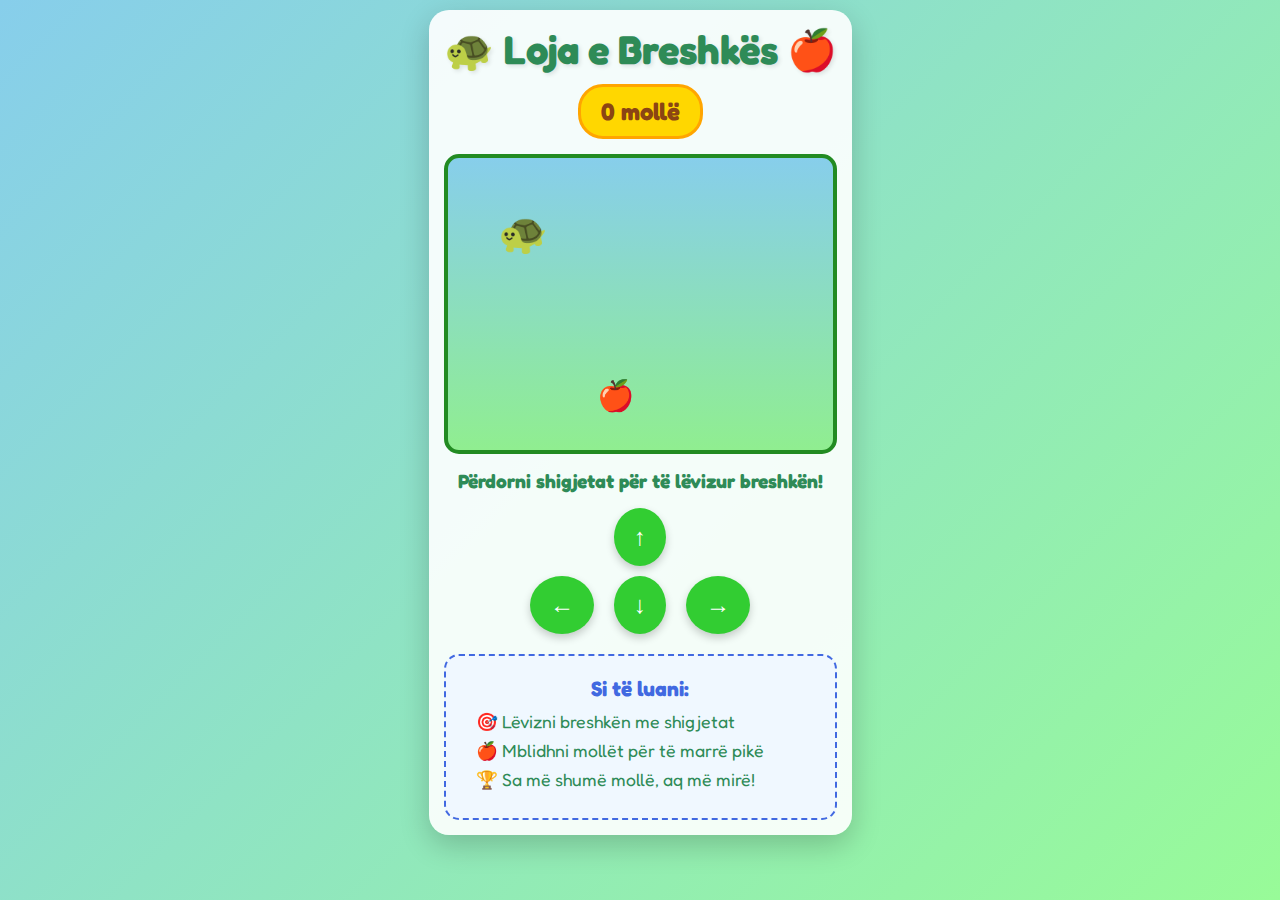
<file: turtle-game/index.html>
<!DOCTYPE html>
<html lang="sq">
<head>
    <meta charset="UTF-8">
    <meta name="viewport" content="width=device-width, initial-scale=1.0">
    <title>Loja e Breshkës - Turtle Game</title>
    <link rel="stylesheet" href="style.css">
</head>
<body>
    <div class="game-container">
        <div class="header">
            <h1>🐢 Loja e Breshkës 🍎</h1>
            <div class="score">
                <span id="score-text">0 mollë</span>
            </div>
        </div>
        
        <div class="game-area" id="gameArea">
            <div class="turtle" id="turtle">🐢</div>
        </div>
        
        <div class="controls">
            <p>Përdorni shigjetat për të lëvizur breshkën!</p>
            <div class="control-buttons">
                <button id="upBtn">↑</button>
                <div class="horizontal-controls">
                    <button id="leftBtn">←</button>
                    <button id="downBtn">↓</button>
                    <button id="rightBtn">→</button>
                </div>
            </div>
        </div>
        
        <div class="instructions">
            <h3>Si të luani:</h3>
            <ul>
                <li>🎯 Lëvizni breshkën me shigjetat</li>
                <li>🍎 Mblidhni mollët për të marrë pikë</li>
                <li>🏆 Sa më shumë mollë, aq më mirë!</li>
            </ul>
        </div>
    </div>
    
    <script src="script.js"></script>
</body>
</html>
</file>
<file: style.css>
#object {
    font-size: 150px;
}

#dritarja  {
    padding-top: 200px;
    overflow:hidden;
}

.sakt {
    color: yellowgreen;
}

.gabim {
    color: red !important;
}

#plusnjesakt {
    color: yellowgreen;
}

#plusnjehuq {
    color: tomato;
}
</file>
<file: mathgame/style.css>
@import url('https://fonts.googleapis.com/css2?family=Fredoka:wght@300;400;500;600;700&family=Nunito:wght@300;400;600;700;800&display=swap');

/* Grundeinstellungen */
* {
    margin: 0;
    padding: 0;
    box-sizing: border-box;
}

body {
    font-family: 'Fredoka', 'Comic Sans MS', cursive, sans-serif;
    background: linear-gradient(135deg, #ff9a56, #ffad7a);
    min-height: 100vh;
    height: calc(var(--vh, 1vh) * 100);
    display: flex;
    align-items: center;
    justify-content: center;
    padding: 20px;
    padding-bottom: 25vh; /* Space for Safari URL bar */
}

.container {
    max-width: 600px;
    width: 100%;
    background: white;
    border-radius: 20px;
    box-shadow: 0 10px 30px rgba(0, 0, 0, 0.2);
    overflow: hidden;
    min-height: 500px;
}

/* Bildschirm-Management */
.screen {
    display: none;
    padding: 30px;
    text-align: center;
    min-height: 500px;
}

.screen.active {
    display: block;
}

/* Startbildschirm */
#start-screen h1 {
    font-size: 2.5rem;
    color: #ff6b35;
    margin-bottom: 20px;
    text-shadow: 2px 2px 4px rgba(0, 0, 0, 0.1);
}

#start-screen p {
    font-size: 1.4rem;
    color: #333;
    margin-bottom: 30px;
    font-weight: bold;
}

.difficulty-buttons {
    display: grid;
    grid-template-columns: 1fr 1fr;
    gap: 15px;
    margin-bottom: 20px;
}

.difficulty-btn {
    padding: 20px;
    font-size: 1.3rem;
    font-weight: bold;
    border: none;
    border-radius: 15px;
    cursor: pointer;
    background: linear-gradient(135deg, #4ecdc4, #44a08d);
    color: white;
    transition: all 0.3s ease;
    box-shadow: 0 5px 15px rgba(78, 205, 196, 0.3);
}

.difficulty-btn:hover {
    transform: translateY(-3px);
    box-shadow: 0 8px 25px rgba(78, 205, 196, 0.4);
}

.difficulty-btn:active {
    transform: translateY(0);
}

/* Spielbildschirm */
.game-header {
    display: flex;
    justify-content: space-between;
    align-items: center;
    margin-bottom: 30px;
    flex-wrap: wrap;
    gap: 15px;
}

.game-header h2 {
    color: #ff6b35;
    font-size: 1.3rem;
}

.back-btn {
    background: #ff6b6b;
    color: white;
    border: none;
    padding: 10px 20px;
    border-radius: 10px;
    font-size: 1rem;
    cursor: pointer;
    transition: all 0.3s ease;
}

.back-btn:hover {
    background: #ff5252;
    transform: translateY(-2px);
}

.problem-container {
    margin-bottom: 30px;
}

.problem {
    font-size: 3rem;
    font-weight: bold;
    color: #333;
    margin-bottom: 30px;
    padding: 20px;
    background: linear-gradient(135deg, #ffeaa7, #fab1a0);
    border-radius: 15px;
    border: 3px solid #fdcb6e;
}

.answer-container {
    display: flex;
    flex-direction: column;
    gap: 15px;
    align-items: center;
}

#answer-input {
    width: 200px;
    padding: 15px;
    font-size: 1.5rem;
    text-align: center;
    border: 3px solid #ddd;
    border-radius: 10px;
    outline: none;
    transition: border-color 0.3s ease;
}

#answer-input:focus {
    border-color: #4ecdc4;
    box-shadow: 0 0 10px rgba(78, 205, 196, 0.3);
}

.check-btn {
    padding: 15px 30px;
    font-size: 1.3rem;
    font-weight: bold;
    background: linear-gradient(135deg, #6c5ce7, #a29bfe);
    color: white;
    border: none;
    border-radius: 12px;
    cursor: pointer;
    transition: all 0.3s ease;
    box-shadow: 0 5px 15px rgba(108, 92, 231, 0.3);
}

.check-btn:hover {
    transform: translateY(-3px);
    box-shadow: 0 8px 25px rgba(108, 92, 231, 0.4);
}

.check-btn:disabled {
    opacity: 0.6;
    cursor: not-allowed;
    transform: none;
}

/* Ergebnis-Container */
.result-container {
    margin-bottom: 30px;
}

.result-container.hidden {
    display: none;
}

.result-message {
    font-size: 1.8rem;
    font-weight: bold;
    margin-bottom: 20px;
    padding: 20px;
    border-radius: 15px;
    transition: all 0.3s ease;
}

.result-message.correct {
    background: linear-gradient(135deg, #00b894, #55efc4);
    color: white;
    border: 3px solid #00a085;
}

.result-message.incorrect {
    background: linear-gradient(135deg, #e17055, #fd79a8);
    color: white;
    border: 3px solid #d63031;
}

.next-btn {
    padding: 15px 30px;
    font-size: 1.2rem;
    font-weight: bold;
    background: linear-gradient(135deg, #fd79a8, #e84393);
    color: white;
    border: none;
    border-radius: 12px;
    cursor: pointer;
    transition: all 0.3s ease;
    box-shadow: 0 5px 15px rgba(253, 121, 168, 0.3);
}

.next-btn:hover {
    transform: translateY(-3px);
    box-shadow: 0 8px 25px rgba(253, 121, 168, 0.4);
}

/* Punktestand */
.score-container {
    margin-top: 30px;
}

.score {
    display: flex;
    justify-content: space-around;
    background: linear-gradient(135deg, #74b9ff, #0984e3);
    color: white;
    padding: 15px;
    border-radius: 15px;
    font-size: 1.1rem;
    font-weight: bold;
}

/* Mobile Responsive */
@media (max-width: 768px) {
    body {
        padding: 10px;
        padding-bottom: 30vh; /* Extra space for Safari URL bar */
    }
    
    .container {
        margin: 0;
        border-radius: 15px;
    }
    
    .screen {
        padding: 20px;
        min-height: 400px;
    }
    
    #start-screen h1 {
        font-size: 2rem;
    }
    
    #start-screen p {
        font-size: 1.2rem;
    }
    
    .difficulty-buttons {
        grid-template-columns: 1fr;
        gap: 12px;
    }
    
    .difficulty-btn {
        padding: 18px;
        font-size: 1.2rem;
    }
    
    .problem {
        font-size: 2.5rem;
        padding: 15px;
    }
    
    #answer-input {
        width: 150px;
        font-size: 1.3rem;
        padding: 12px;
    }
    
    .check-btn, .next-btn {
        padding: 12px 25px;
        font-size: 1.1rem;
    }
    
    .result-message {
        font-size: 1.5rem;
        padding: 15px;
    }
    
    .game-header {
        flex-direction: column;
        text-align: center;
    }
    
    .game-header h2 {
        font-size: 1.1rem;
    }
    
    .score {
        flex-direction: column;
        gap: 10px;
        text-align: center;
    }
}

@media (max-width: 480px) {
    body {
        padding-bottom: 35vh; /* Extra space for Safari URL bar */
    }
    
    #start-screen h1 {
        font-size: 1.8rem;
    }
    
    .problem {
        font-size: 2rem;
        padding: 12px;
    }
    
    #answer-input {
        width: 130px;
        font-size: 1.2rem;
    }
}

/* Touch devices (Safari mobile) */
@media (hover: none) and (pointer: coarse) {
    body {
        padding-bottom: 40vh !important;
    }
}

/* Safari specific fixes */
@supports (-webkit-touch-callout: none) {
    @media (max-width: 640px) {
        body {
            padding-bottom: 45vh !important;
        }
    }
}
</file>
<file: turtle-game/style.css>
@import url('https://fonts.googleapis.com/css2?family=Fredoka:wght@300;400;500;600;700&family=Nunito:wght@300;400;600;700;800&display=swap');

* {
    margin: 0;
    padding: 0;
    box-sizing: border-box;
}

body {
    font-family: 'Fredoka', 'Comic Sans MS', cursive, sans-serif;
    background: linear-gradient(135deg, #87CEEB 0%, #98FB98 100%);
    min-height: 100vh;
    padding: 10px;
    overflow-x: hidden;
    height: 100vh; /* Ensure full viewport height */
    display: flex;
    flex-direction: column;
}

.game-container {
    max-width: 800px;
    margin: 0 auto;
    background: rgba(255, 255, 255, 0.9);
    border-radius: 20px;
    padding: 15px;
    box-shadow: 0 10px 30px rgba(0, 0, 0, 0.2);
    margin-bottom: 20vh; /* Extra space for Safari URL bar */
    flex: 1;
    display: flex;
    flex-direction: column;
    max-height: calc(100vh - 40px); /* Account for padding */
}

.header {
    text-align: center;
    margin-bottom: 15px;
    flex-shrink: 0;
}

.header h1 {
    color: #2E8B57;
    font-size: 2.5em;
    margin-bottom: 10px;
    text-shadow: 2px 2px 4px rgba(0, 0, 0, 0.1);
}

.score {
    background: #FFD700;
    display: inline-block;
    padding: 10px 20px;
    border-radius: 25px;
    border: 3px solid #FFA500;
    font-size: 1.5em;
    font-weight: bold;
    color: #8B4513;
}

.game-area {
    width: 100%;
    height: 300px; /* Reduced default height */
    background: linear-gradient(to bottom, #87CEEB 0%, #90EE90 100%);
    position: relative;
    border: 4px solid #228B22;
    border-radius: 15px;
    overflow: hidden;
    margin-bottom: 15px;
    flex-shrink: 0;
}

.turtle {
    position: absolute;
    font-size: 40px;
    left: 50px;
    top: 50px;
    transition: all 0.3s ease;
    cursor: pointer;
    z-index: 10;
    animation: float 2s ease-in-out infinite;
}

@keyframes float {
    0%, 100% { transform: translateY(0px) rotate(0deg); }
    50% { transform: translateY(-5px) rotate(2deg); }
}

.apple {
    position: absolute;
    font-size: 30px;
    animation: bounce 1s ease-in-out infinite, sparkle 2s linear infinite;
    cursor: pointer;
    z-index: 5;
}

@keyframes bounce {
    0%, 100% { transform: translateY(0px) scale(1); }
    50% { transform: translateY(-10px) scale(1.1); }
}

@keyframes sparkle {
    0%, 100% { filter: brightness(1) hue-rotate(0deg); }
    25% { filter: brightness(1.2) hue-rotate(90deg); }
    50% { filter: brightness(1.4) hue-rotate(180deg); }
    75% { filter: brightness(1.2) hue-rotate(270deg); }
}

.controls {
    text-align: center;
    margin-bottom: 20px;
}

.controls p {
    font-size: 1.2em;
    color: #2E8B57;
    margin-bottom: 15px;
    font-weight: bold;
}

.control-buttons {
    display: flex;
    flex-direction: column;
    align-items: center;
    gap: 10px;
}

.horizontal-controls {
    display: flex;
    gap: 20px;
}

button {
    background: #32CD32;
    border: none;
    padding: 15px 20px;
    font-size: 1.5em;
    border-radius: 50%;
    cursor: pointer;
    transition: all 0.2s ease;
    box-shadow: 0 4px 8px rgba(0, 0, 0, 0.2);
    color: white;
    font-weight: bold;
}

button:hover {
    background: #228B22;
    transform: translateY(-2px);
    box-shadow: 0 6px 12px rgba(0, 0, 0, 0.3);
}

button:active {
    transform: translateY(0px);
    box-shadow: 0 2px 4px rgba(0, 0, 0, 0.2);
}

.instructions {
    background: #F0F8FF;
    padding: 20px;
    border-radius: 15px;
    border: 2px dashed #4169E1;
}

.instructions h3 {
    color: #4169E1;
    font-size: 1.3em;
    margin-bottom: 10px;
    text-align: center;
}

.instructions ul {
    list-style: none;
    color: #2E8B57;
}

.instructions li {
    margin: 8px 0;
    font-size: 1.1em;
    padding-left: 10px;
}

.collected-animation {
    animation: collect 0.6s ease-out;
}

@keyframes collect {
    0% {
        transform: scale(1) rotate(0deg);
        opacity: 1;
    }
    50% {
        transform: scale(1.5) rotate(180deg);
        opacity: 0.8;
    }
    100% {
        transform: scale(0) rotate(360deg);
        opacity: 0;
    }
}

.turtle-moving {
    animation: none;
    transition: all 0.2s ease-out;
}

/* Responsive design */
@media (max-width: 600px) {
    body {
        padding: 5px;
        margin-bottom: 15vh; /* Reduced margin for better fit */
        height: 100vh;
        overflow: hidden; /* Prevent any scrolling */
    }
    
    .game-container {
        padding: 8px;
        margin-bottom: 10px; /* Reduced margin */
        max-height: calc(100vh - 20px);
        overflow: hidden;
    }
    
    .header {
        margin-bottom: 8px;
    }
    
    .header h1 {
        font-size: 1.6em; /* Smaller title */
        margin-bottom: 5px;
    }
    
    .score {
        padding: 6px 12px;
        font-size: 1.1em;
    }
    
    .game-area {
        height: 200px; /* Further reduced height for mobile */
        margin-bottom: 10px;
    }
    
    .turtle {
        font-size: 25px;
    }
    
    .apple {
        font-size: 20px;
    }
    
    .controls {
        margin-bottom: 10px;
    }
    
    .controls p {
        font-size: 0.9em;
        margin-bottom: 8px;
    }
    
    button {
        padding: 8px 10px;
        font-size: 1em;
    }
    
    .instructions {
        padding: 10px;
        flex: 1;
        overflow-y: auto;
    }
    
    .instructions h3 {
        font-size: 1em;
        margin-bottom: 5px;
    }
      .instructions li {
        font-size: 0.9em;
        margin: 4px 0;
    }
}

/* Extra small screens (phones in landscape) */
@media (max-width: 480px) or (max-height: 500px) {
    .game-container {
        padding: 5px;
        max-height: calc(100vh - 10px);
    }
    
    .header h1 {
        font-size: 1.4em;
    }
    
    .game-area {
        height: 150px; /* Very compact for small screens */
    }
    
    .controls {
        margin-bottom: 5px;
    }
    
    .instructions {
        padding: 8px;
        display: none; /* Hide instructions on very small screens to save space */
    }
    
    .turtle {
        font-size: 20px;
    }
    
    .apple {
        font-size: 18px;
    }
}
</file>
